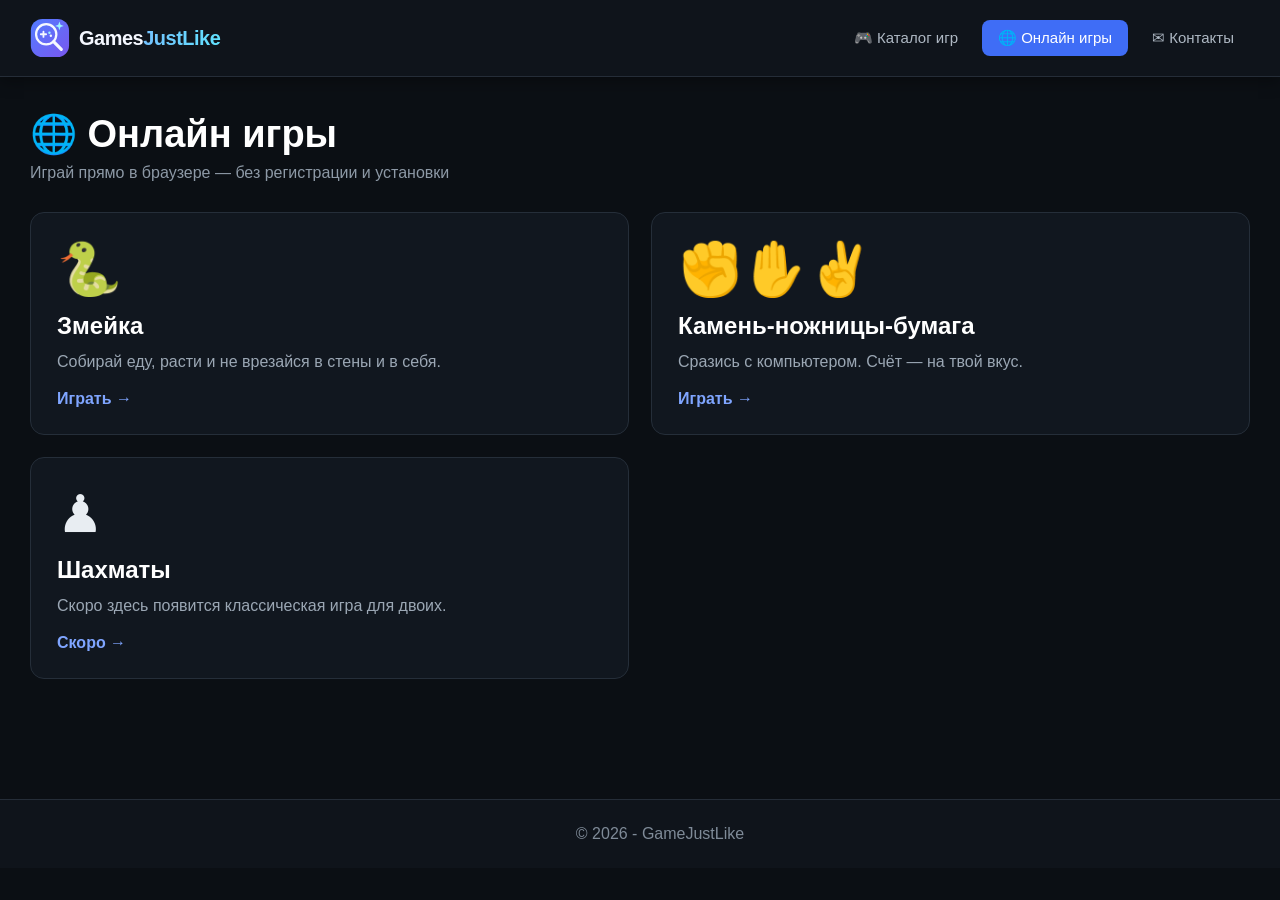
<file: games.html>
<!DOCTYPE html>
<html lang="ru">
<head>
    <meta charset="utf-8" />
    <meta name="viewport" content="width=device-width, initial-scale=1.0" />
    <title>Онлайн игры — GameJustLike</title>
    <link rel="icon" type="image/svg+xml" href="images/gamesjustlike-icon.svg" />
    <link rel="stylesheet" href="style.css" />
</head>
<body>
    <header>
        <nav class="site-navbar">
            <div class="site-navbar-inner">
                <a class="site-logo" href="index.html" aria-label="GameJustLike — на главную">
                    <img src="images/gamesjustlike-logo.svg" alt="GameJustLike" width="216" height="40" />
                </a>
              <div class="site-nav">
    <a href="index.html" class="site-nav-link">🎮 Каталог игр</a>
    <a href="games.html" class="site-nav-link active">🌐 Онлайн игры</a>
    <a href="contacts.php" class="site-nav-link">✉ Контакты</a>
</div>
            </div>
        </nav>
    </header>

    <main>
        <div class="catalog-page">
            <div class="catalog-header">
                <h1>🌐 Онлайн игры</h1>
                <p>Играй прямо в браузере — без регистрации и установки</p>
            </div>

            <div class="arcade-grid">
                <a href="snake.html" class="arcade-card">
                    <div class="arcade-icon">🐍</div>
                    <h2>Змейка</h2>
                    <p>Собирай еду, расти и не врезайся в стены и в себя.</p>
                    <span class="arcade-play">Играть →</span>
                </a>

                <a href="rps.html" class="arcade-card">
                    <div class="arcade-icon">✊✋✌</div>
                    <h2>Камень-ножницы-бумага</h2>
                    <p>Сразись с компьютером. Счёт — на твой вкус.</p>
                    <span class="arcade-play">Играть →</span>
                </a>
                <a href="#" class="arcade-card">
                    <div class="arcade-icon">♟</div>
                    <h2>Шахматы</h2>
                    <p>Скоро здесь появится классическая игра для двоих.</p>
                    <span class="arcade-play">Скоро →</span>
                </a>
            </div>
        </div>
    </main>

    <footer class="site-footer">
        <div>© 2026 - GameJustLike</div>
    </footer>
</body>
</html>
</file>
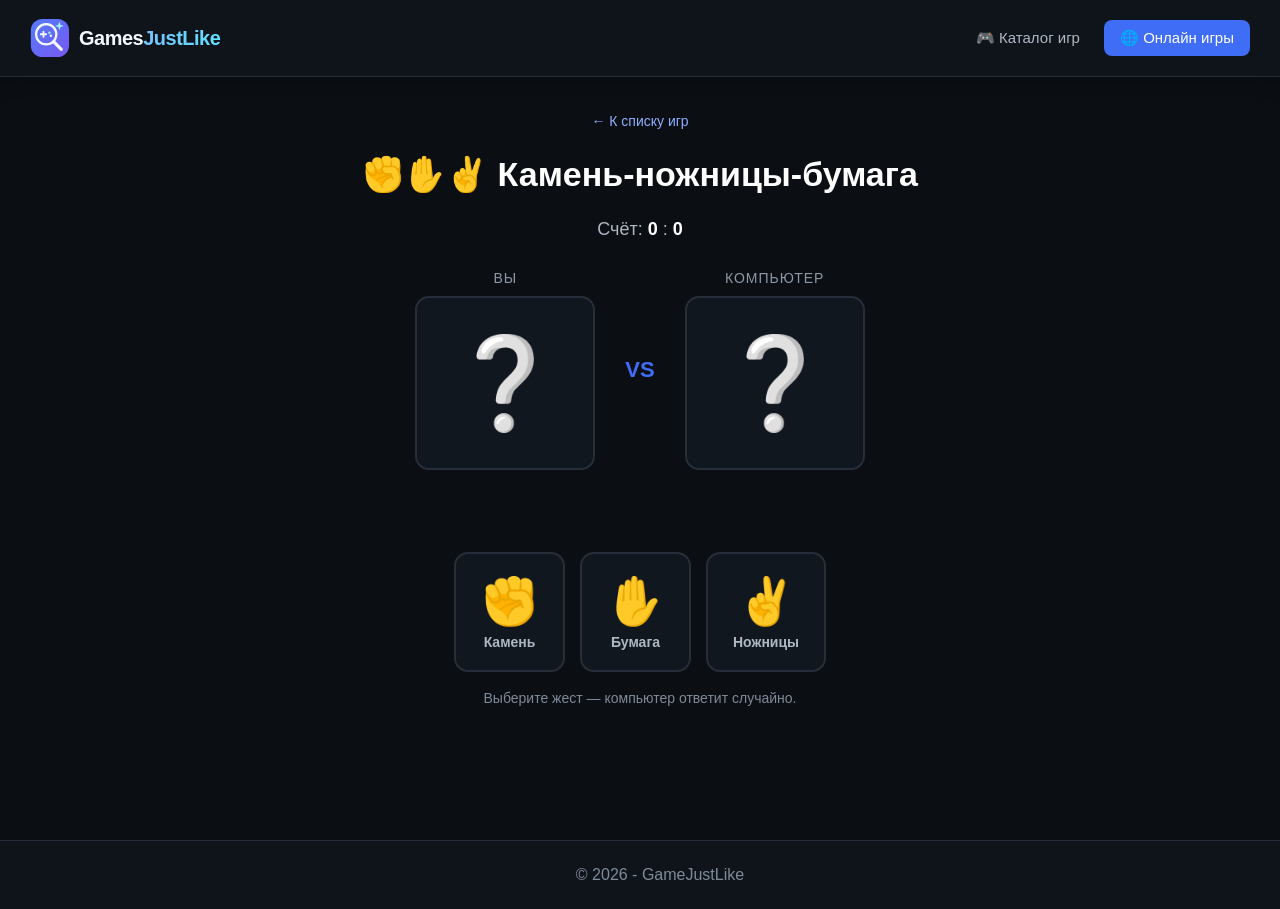
<file: rps.html>
<!DOCTYPE html>
<html lang="ru">
<head>
    <meta charset="utf-8" />
    <meta name="viewport" content="width=device-width, initial-scale=1.0" />
    <title>Камень-ножницы-бумага — GameJustLike</title>
    <link rel="icon" type="image/svg+xml" href="images/gamesjustlike-icon.svg" />
    <link rel="stylesheet" href="style.css" />
</head>
<body>
    <header>
        <nav class="site-navbar">
            <div class="site-navbar-inner">
                <a class="site-logo" href="index.html" aria-label="GameJustLike — на главную">
                    <img src="images/gamesjustlike-logo.svg" alt="GameJustLike" width="216" height="40" />
                </a>
                <div class="site-nav">
                    <a href="index.html" class="site-nav-link">🎮 Каталог игр</a>
                    <a href="games.html" class="site-nav-link active">🌐 Онлайн игры</a>
                </div>
            </div>
        </nav>
    </header>

    <main>
        <div class="game-page">
            <a href="games.html" class="game-back">← К списку игр</a>
            <h1 class="arcade-title">✊✋✌ Камень-ножницы-бумага</h1>
            <div class="arcade-status">
                Счёт: <strong id="rpsPlayerScore">0</strong> : <strong id="rpsComputerScore">0</strong>
            </div>
            <div class="rps-arena">
                <div class="rps-side">
                    <div class="rps-label">Вы</div>
                    <div class="rps-pick" id="rpsPlayerPick">❔</div>
                </div>
                <div class="rps-vs">VS</div>
                <div class="rps-side">
                    <div class="rps-label">Компьютер</div>
                    <div class="rps-pick" id="rpsComputerPick">❔</div>
                </div>
            </div>
            <div class="rps-result" id="rpsResult"></div>
            <div class="rps-buttons">
                <button class="rps-btn" data-choice="rock">✊<span>Камень</span></button>
                <button class="rps-btn" data-choice="paper">✋<span>Бумага</span></button>
                <button class="rps-btn" data-choice="scissors">✌<span>Ножницы</span></button>
            </div>
            <p class="arcade-hint">Выберите жест — компьютер ответит случайно.</p>
        </div>
    </main>

    <footer class="site-footer">
        <div>© 2026 - GameJustLike</div>
    </footer>

    <script>
        (function () {
            var ICONS = { rock: '✊', paper: '✋', scissors: '✌' };
            var NAMES = { rock: 'Камень', paper: 'Бумага', scissors: 'Ножницы' };

            var playerScore = 0, computerScore = 0;
            var playerPickEl = document.getElementById('rpsPlayerPick');
            var computerPickEl = document.getElementById('rpsComputerPick');
            var resultEl = document.getElementById('rpsResult');
            var playerScoreEl = document.getElementById('rpsPlayerScore');
            var computerScoreEl = document.getElementById('rpsComputerScore');

            function randomChoice() {
                var keys = Object.keys(ICONS);
                return keys[Math.floor(Math.random() * keys.length)];
            }

            function play(playerChoice) {
                var computerChoice = randomChoice();
                playerPickEl.textContent = ICONS[playerChoice];
                computerPickEl.textContent = ICONS[computerChoice];
                resultEl.className = 'rps-result';

                if (playerChoice === computerChoice) {
                    resultEl.textContent = 'Ничья!';
                    resultEl.classList.add('draw');
                } else if (
                    (playerChoice === 'rock' && computerChoice === 'scissors') ||
                    (playerChoice === 'paper' && computerChoice === 'rock') ||
                    (playerChoice === 'scissors' && computerChoice === 'paper')
                ) {
                    playerScore++;
                    resultEl.textContent = 'Вы победили! ' + NAMES[playerChoice] + ' побеждает ' + NAMES[computerChoice];
                    resultEl.classList.add('win');
                } else {
                    computerScore++;
                    resultEl.textContent = 'Вы проиграли. ' + NAMES[computerChoice] + ' побеждает ' + NAMES[playerChoice];
                    resultEl.classList.add('lose');
                }

                playerScoreEl.textContent = playerScore;
                computerScoreEl.textContent = computerScore;
            }

            document.querySelectorAll('.rps-btn').forEach(function (btn) {
                btn.addEventListener('click', function () {
                    play(btn.dataset.choice);
                });
            });
        })();
    </script>
</body>
</html>
</file>
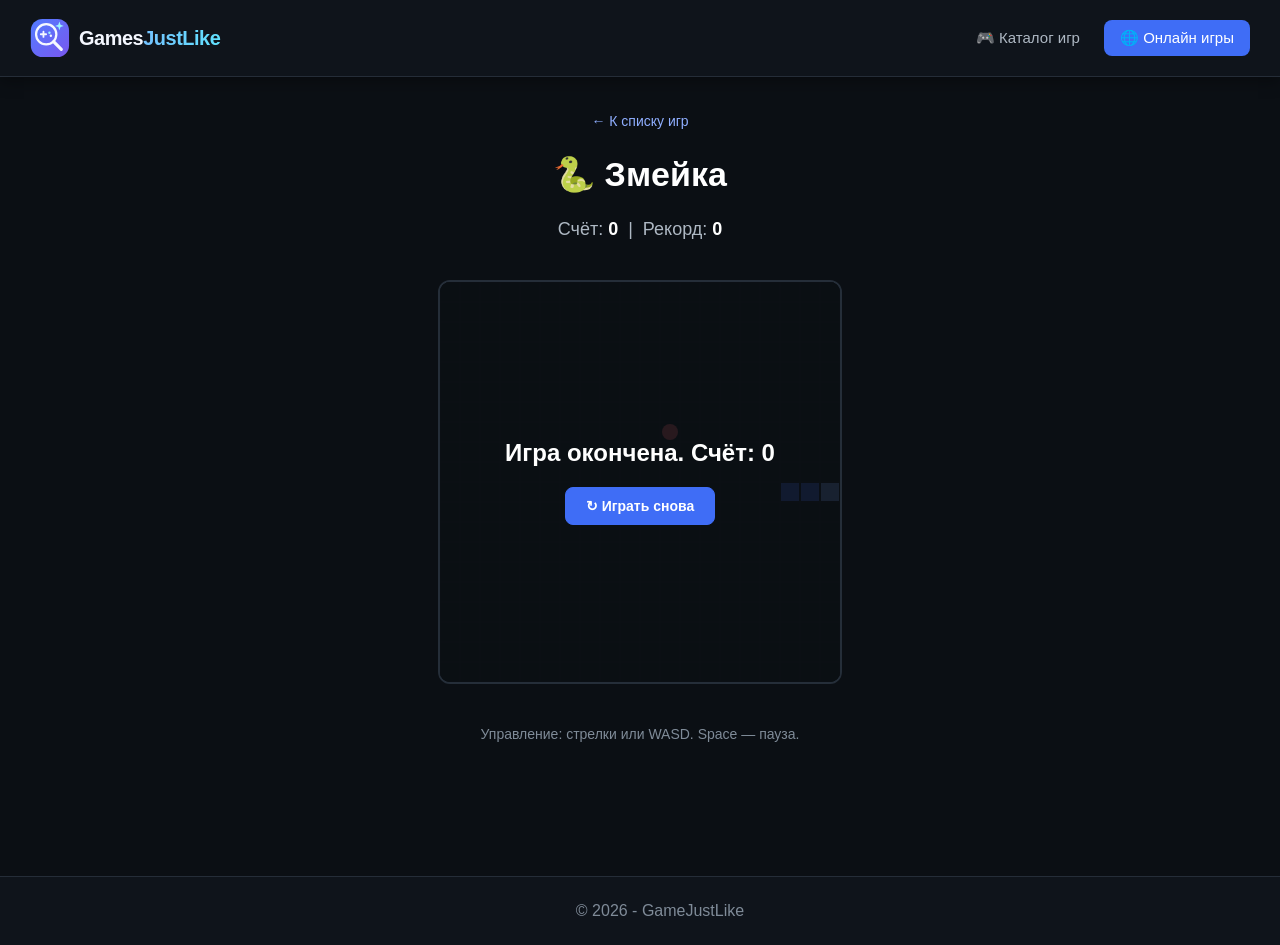
<file: snake.html>
<!DOCTYPE html>
<html lang="ru">
<head>
    <meta charset="utf-8" />
    <meta name="viewport" content="width=device-width, initial-scale=1.0" />
    <title>Змейка — GameJustLike</title>
    <link rel="icon" type="image/svg+xml" href="images/gamesjustlike-icon.svg" />
    <link rel="stylesheet" href="style.css" />
</head>
<body>
    <header>
        <nav class="site-navbar">
            <div class="site-navbar-inner">
                <a class="site-logo" href="index.html" aria-label="GameJustLike — на главную">
                    <img src="images/gamesjustlike-logo.svg" alt="GameJustLike" width="216" height="40" />
                </a>
                <div class="site-nav">
                    <a href="index.html" class="site-nav-link">🎮 Каталог игр</a>
                    <a href="games.html" class="site-nav-link active">🌐 Онлайн игры</a>
                </div>
            </div>
        </nav>
    </header>

    <main>
        <div class="game-page">
            <a href="games.html" class="game-back">← К списку игр</a>
            <h1 class="arcade-title">🐍 Змейка</h1>
            <div class="arcade-status">
                Счёт: <strong id="snakeScore">0</strong> &nbsp;|&nbsp;
                Рекорд: <strong id="snakeBest">0</strong>
            </div>
            <div class="snake-wrapper">
                <canvas id="snakeCanvas" width="400" height="400"></canvas>
                <div id="snakeOverlay" class="snake-overlay hidden">
                    <div>
                        <h2 id="snakeOverText">Игра окончена</h2>
                        <button id="snakeRestart" class="arcade-btn arcade-btn-primary">↻ Играть снова</button>
                    </div>
                </div>
            </div>
            <p class="arcade-hint">Управление: стрелки или WASD. Space — пауза.</p>
        </div>
    </main>

    <footer class="site-footer">
        <div>© 2026 - GameJustLike</div>
    </footer>

    <script src="js/games/snake.js"></script>
</body>
</html>
</file>
<file: style.css>
html { font-size: 14px; }
@media (min-width: 768px) { html { font-size: 16px; } }
html { position: relative; min-height: 100%; }

body {
    margin: 0; padding: 0;
    background: #0b0f14; color: #e8edf2;
    font-family: Arial, Helvetica, sans-serif;
}

/* ===== NAVBAR ===== */
.site-navbar {
    width: 100%; background: #0f141b;
    border-bottom: 1px solid #252d38;
    box-shadow: 0 4px 15px rgba(0, 0, 0, 0.35);
}
.site-navbar-inner {
    max-width: 1500px; margin: 0 auto;
    padding: 18px 30px;
    display: flex; align-items: center;
    justify-content: space-between; gap: 25px;
}
.site-logo {
    display: inline-flex; flex: 0 0 auto;
    width: 216px; height: 40px;
    align-items: center;
    text-decoration: none !important;
    transition: filter 0.18s ease;
}
.site-logo img { display: block; width: 216px; height: 40px; }
.site-logo:hover { filter: brightness(1.12); }
.site-nav { display: flex; align-items: center; gap: 8px; }
.site-nav-link {
    display: inline-block; padding: 9px 16px;
    border-radius: 8px; color: #aeb8c3;
    text-decoration: none; font-size: 15px; font-weight: 500;
    transition: background 0.2s ease, color 0.2s ease;
}
.site-nav-link:hover { background: #1a222d; color: #ffffff; }
.site-nav-link.active { background: #3f6df6; color: #ffffff; }
.site-nav-link.active:hover { background: #315bd8; }

/* ===== FOOTER ===== */
.site-footer {
    width: 100%; margin-top: 60px; padding: 25px 20px;
    text-align: center; color: #7f8b98;
    background: #0f141b; border-top: 1px solid #252d38;
}

/* ===== CATALOG ===== */
.catalog-page { max-width: 1500px; margin: 0 auto; padding: 35px 30px 60px; }
.catalog-header { margin-bottom: 30px; }
.catalog-header h1 { margin: 0 0 8px; font-size: 38px; font-weight: 700; color: #ffffff; }
.catalog-header p { margin: 0 0 25px; color: #8d99a6; font-size: 16px; }

.search-form { display: flex; width: 100%; gap: 10px; }
.search-form input {
    flex: 1; min-width: 0; height: 50px; padding: 0 18px;
    border: 1px solid #303a47; border-radius: 8px;
    background: #151b23; color: #ffffff; font-size: 16px; outline: none;
}
.search-form input:focus { border-color: #5c8cff; }
.search-form input::placeholder { color: #6e7986; }
.search-form button {
    height: 50px; padding: 0 28px;
    border: 0; border-radius: 8px;
    background: #3f6df6; color: white;
    font-size: 15px; font-weight: 600; cursor: pointer;
}
.search-form button:hover { background: #315bd8; }

.catalog-layout {
    display: grid;
    grid-template-columns: minmax(0, 1fr) 310px;
    gap: 30px; align-items: start;
}
.games-area { min-width: 0; }

.games-toolbar {
    display: flex; align-items: center;
    justify-content: space-between; gap: 20px;
    margin-bottom: 22px; padding: 15px 18px;
    background: #11171f; border: 1px solid #252e39; border-radius: 10px;
}
.games-toolbar > span { color: #8d99a6; }
.games-toolbar strong { color: #ffffff; }

.sort-buttons { display: flex; align-items: center; flex-wrap: wrap; gap: 8px; }
.sort-buttons > span { color: #7f8b98; margin-right: 5px; }
.sort-buttons a {
    display: inline-block; padding: 7px 11px;
    border-radius: 6px; background: #1a222d;
    color: #cdd5de; text-decoration: none; font-size: 13px;
    cursor: pointer;
}
.sort-buttons a:hover { background: #263346; color: #ffffff; }

.games {
    display: grid;
    grid-template-columns: repeat(3, minmax(0, 1fr));
    gap: 20px;
}

.game-link { display: block; color: inherit; text-decoration: none; }

.game-card {
    overflow: hidden; height: 100%;
    background: #11171f; border: 1px solid #252e39;
    border-radius: 10px;
    transition: transform 0.2s ease, border-color 0.2s ease, box-shadow 0.2s ease;
}
.game-card:hover {
    transform: translateY(-4px);
    border-color: #3f6df6;
    box-shadow: 0 10px 30px rgba(0, 0, 0, 0.35);
}
.game-card-image {
    display: flex; align-items: center; justify-content: center;
    width: 100%; aspect-ratio: 460 / 215;
    background: linear-gradient(135deg, #1a2233, #2a3547);
    font-size: 64px;
    object-fit: cover;
}
.game-card-content { padding: 16px; }
.game-card-content h2 { margin: 0 0 9px; color: #ffffff; font-size: 20px; }
.game-card-content p { margin: 7px 0; color: #9ba7b4; font-size: 14px; }
.game-card-content .game-genre { color: #7f8b98; }
.game-card-content .game-rating { color: #ffd166; }
.game-price { margin-top: 15px; color: #7fa5ff; font-size: 15px; }

/* ===== FILTERS ===== */
.filters-sidebar { position: sticky; top: 20px; }
.filters-form {
    padding: 18px; background: #11171f;
    border: 1px solid #252e39; border-radius: 10px;
}
.filters-form details { border-bottom: 1px solid #252e39; }
.filters-form details:last-of-type { border-bottom: none; }
.filters-form summary {
    padding: 15px 2px; color: #ffffff;
    font-size: 15px; font-weight: 600; cursor: pointer; list-style: none;
}
.filters-form summary::after { content: "＋"; float: right; color: #738091; }
.filters-form details[open] summary::after { content: "−"; }
.filter-options { padding: 0 0 13px; }
.filter-option {
    display: flex; align-items: center; gap: 9px;
    padding: 6px 0; color: #aeb8c3; font-size: 14px; cursor: pointer;
}
.filter-option:hover { color: #ffffff; }
.filter-option input { width: 16px; height: 16px; accent-color: #3f6df6; cursor: pointer; }
.apply-filters-button {
    width: 100%; margin-top: 18px; padding: 12px;
    border: none; border-radius: 7px;
    background: #3f6df6; color: #ffffff;
    font-size: 14px; font-weight: 600; cursor: pointer;
}
.apply-filters-button:hover { background: #315bd8; }
.reset-filters-button {
    display: block; margin-top: 10px; padding: 11px;
    border: 1px solid #303a47; border-radius: 7px;
    color: #aeb8c3; text-align: center;
    text-decoration: none; font-size: 14px;
}
.reset-filters-button:hover { background: #1a222d; color: #ffffff; }

/* ===== EMPTY STATE ===== */
.no-games {
    padding: 60px 20px; text-align: center;
    background: #11171f; border: 1px solid #252e39; border-radius: 10px;
}
.no-games h2 { margin-bottom: 10px; color: #ffffff; }
.no-games p { color: #7f8b98; }
.no-games.hidden { display: none; }

/* ===== ARCADE ===== */
.arcade-grid { display: grid; grid-template-columns: repeat(2, minmax(0, 1fr)); gap: 22px; }
.arcade-card {
    display: block; padding: 26px;
    background: #11171f; border: 1px solid #252e39; border-radius: 14px;
    color: inherit; text-decoration: none;
    transition: transform 0.2s ease, border-color 0.2s ease, box-shadow 0.2s ease;
}
.arcade-card:hover {
    transform: translateY(-5px);
    border-color: #3f6df6;
    box-shadow: 0 12px 35px rgba(0, 0, 0, 0.4);
}
.arcade-icon { font-size: 52px; margin-bottom: 12px; }
.arcade-card h2 { margin: 0 0 10px; color: #ffffff; font-size: 24px; }
.arcade-card p { margin: 0 0 16px; color: #9ba7b4; line-height: 1.5; }
.arcade-play { color: #7fa5ff; font-weight: 600; }

/* ===== GAME PAGES ===== */
.game-page { max-width: 720px; margin: 0 auto; padding: 35px 30px 60px; text-align: center; }
.arcade-title { margin: 10px 0 25px; color: #ffffff; font-size: 34px; }
.game-back {
    display: inline-block; margin-bottom: 15px;
    color: #8faeff; text-decoration: none; font-size: 14px;
}
.game-back:hover { color: #ffffff; }
.arcade-controls { display: flex; justify-content: center; flex-wrap: wrap; gap: 10px; margin-bottom: 20px; }
.arcade-btn {
    padding: 10px 20px;
    border: 1px solid #303a47; border-radius: 8px;
    background: #1a222d; color: #cdd5de;
    font-size: 14px; font-weight: 600; cursor: pointer;
    transition: all 0.15s ease; font-family: inherit;
}
.arcade-btn:hover { background: #263346; color: #ffffff; border-color: #3f6df6; }
.arcade-btn.active { background: #3f6df6; color: #ffffff; border-color: #3f6df6; }
.arcade-btn-primary { background: #3f6df6; color: #ffffff; border-color: #3f6df6; }
.arcade-btn-primary:hover { background: #315bd8; }
.arcade-status { margin: 20px 0; font-size: 18px; color: #aeb8c3; }
.arcade-status strong { color: #ffffff; }
.arcade-hint { margin-top: 18px; color: #7f8b98; font-size: 14px; }

/* ===== SNAKE ===== */
.snake-wrapper {
    position: relative; display: inline-block;
    margin: 20px 0;
    border: 2px solid #252e39; border-radius: 12px; overflow: hidden;
}
#snakeCanvas { display: block; background: #0b0f14; max-width: 100%; height: auto; }
.snake-overlay {
    position: absolute; inset: 0;
    display: flex; align-items: center; justify-content: center;
    background: rgba(11, 15, 20, 0.88);
    color: #ffffff; text-align: center; padding: 20px;
}
.snake-overlay.hidden { display: none; }
.snake-overlay h2 { margin: 0 0 20px; }

/* ===== RPS ===== */
.rps-arena { display: flex; align-items: center; justify-content: center; gap: 30px; margin: 30px 0; }
.rps-side { flex: 1; max-width: 180px; }
.rps-label { color: #8d99a6; font-size: 14px; margin-bottom: 10px; text-transform: uppercase; letter-spacing: 1px; }
.rps-pick {
    font-size: 90px; line-height: 1; padding: 20px;
    background: #11171f; border: 2px solid #252e39; border-radius: 14px;
    min-height: 130px;
    display: flex; align-items: center; justify-content: center;
}
.rps-vs { color: #3f6df6; font-size: 22px; font-weight: 700; }
.rps-result { margin: 20px 0; font-size: 22px; font-weight: 600; color: #aeb8c3; min-height: 32px; }
.rps-result.win { color: #4caf50; }
.rps-result.lose { color: #ff5757; }
.rps-result.draw { color: #ffd166; }
.rps-buttons { display: flex; justify-content: center; gap: 15px; flex-wrap: wrap; }
.rps-btn {
    display: flex; flex-direction: column; align-items: center; gap: 6px;
    padding: 20px 25px;
    border: 2px solid #252e39; border-radius: 14px;
    background: #11171f; color: #ffffff; font-size: 46px;
    cursor: pointer; transition: all 0.15s ease; font-family: inherit;
}
.rps-btn span { font-size: 14px; color: #aeb8c3; font-weight: 600; }
.rps-btn:hover { border-color: #3f6df6; transform: translateY(-3px); }
.rps-btn:hover span { color: #ffffff; }

/* ===== COMPARE ===== */
.game-card-wrapper { position: relative; }
.compare-add-btn {
    position: absolute; top: 10px; right: 10px;
    width: 38px; height: 38px; border-radius: 50%;
    border: 2px solid #303a47;
    background: rgba(17, 23, 31, 0.9); color: #aeb8c3;
    font-size: 18px; cursor: pointer; transition: all 0.15s;
    display: flex; align-items: center; justify-content: center; z-index: 10;
}
.compare-add-btn:hover { background: #3f6df6; border-color: #3f6df6; color: #fff; }
.compare-add-btn.added { background: #3f6df6; border-color: #3f6df6; color: #fff; }
.compare-panel {
    display: flex; align-items: center; gap: 15px; flex-wrap: wrap;
    margin-bottom: 20px; padding: 12px 18px;
    background: #12233f; border: 1px solid #3f6df6; border-radius: 10px;
    color: #cdd5de;
}
.compare-panel.hidden { display: none; }
.compare-panel strong { color: #fff; }

/* ===== SEARCH HISTORY ===== */
.search-input-wrap { position: relative; flex: 1; min-width: 0; }
.search-history-box {
    position: absolute; top: calc(100% + 6px); left: 0; right: 0;
    background: #11171f; border: 1px solid #303a47; border-radius: 8px;
    padding: 8px; z-index: 100;
    box-shadow: 0 8px 24px rgba(0,0,0,0.5);
}
.search-history-box.hidden { display: none; }
.history-title {
    padding: 4px 8px; color: #7f8b98; font-size: 12px;
    text-transform: uppercase; letter-spacing: 0.5px;
}
.history-item {
    padding: 8px 10px; border-radius: 6px;
    color: #cdd5de; cursor: pointer; font-size: 14px;
}
.history-item:hover { background: #1a222d; color: #fff; }
.history-clear {
    padding: 8px 10px; margin-top: 4px;
    border-top: 1px solid #252e39;
    color: #ff7fa5; cursor: pointer; font-size: 13px; text-align: center;
}

/* ===== ADAPTIVE ===== */
@media (max-width: 1200px) {
    .games { grid-template-columns: repeat(2, minmax(0, 1fr)); }
}
@media (max-width: 900px) {
    .catalog-layout { grid-template-columns: 1fr; }
    .filters-sidebar { position: static; }
}
@media (max-width: 800px) {
    .arcade-grid { grid-template-columns: 1fr; }
}
@media (max-width: 650px) {
    .catalog-page, .game-page { padding-left: 15px; padding-right: 15px; }
    .catalog-header h1 { font-size: 28px; }
    .search-form { flex-direction: column; }
    .search-form button { width: 100%; }
    .games-toolbar { flex-direction: column; align-items: flex-start; }
    .games { grid-template-columns: 1fr; }
    .arcade-grid { grid-template-columns: 1fr; }
    .rps-pick { font-size: 60px; min-height: 100px; }
    .rps-btn { font-size: 36px; padding: 14px 18px; }
    .site-navbar-inner { padding: 14px 15px; flex-wrap: wrap; }
    .site-logo, .site-logo img { width: 198px; height: 36px; }
    .site-nav-link { padding: 7px 12px; font-size: 14px; }
    .arcade-title { font-size: 28px; }
}
/* Персональные рекомендации */
.recommendations-section {
    margin: 30px 0;
    padding: 20px;
    border-radius: 14px;
    background: rgba(255, 255, 255, 0.04);
}

.recommendations-heading h2 {
    margin-bottom: 8px;
}

.recommendations-heading p {
    opacity: 0.75;
    margin-bottom: 20px;
}

.recommendations-grid .game-card-image img {
    width: 100%;
    height: 100%;
    object-fit: cover;
}

.recommendations-error {
    color: #ff7777;
}


/* LOGIN PAGE */
.login-container {
    max-width: 420px;
    margin: 80px auto;
    padding: 35px 30px;
    background: #11171f;
    border: 1px solid #252e39;
    border-radius: 14px;
    box-shadow: 0 10px 30px rgba(0, 0, 0, 0.4);
}

.login-container h1 {
    margin: 0 0 25px;
    color: #ffffff;
    font-size: 28px;
    text-align: center;
}

.login-container form {
    display: flex;
    flex-direction: column;
    gap: 14px;
}

.login-container input[type="text"],
.login-container input[type="password"] {
    height: 50px;
    padding: 0 16px;
    border: 1px solid #303a47;
    border-radius: 8px;
    background: #151b23;
    color: #ffffff;
    font-size: 15px;
    outline: none;
    font-family: inherit;
    box-sizing: border-box;
    width: 100%;
}

.login-container input:focus {
    border-color: #5c8cff;
}

.login-container input::placeholder {
    color: #6e7986;
}

.login-container button {
    height: 50px;
    border: 0;
    border-radius: 8px;
    background: #3f6df6;
    color: #ffffff;
    font-size: 16px;
    font-weight: 600;
    cursor: pointer;
    transition: background 0.2s ease;
    font-family: inherit;
}

.login-container button:hover {
    background: #315bd8;
}

.login-container p {
    text-align: center;
    margin: 0 0 15px;
}

/* ===== USER IN NAVBAR ===== */
.site-user {
    display: inline-block;
    padding: 9px 14px;
    color: #cdd5de;
    font-size: 14px;
    font-weight: 500;
    background: #1a222d;
    border-radius: 8px;
}

.site-logout-link {
    display: inline-block;
    padding: 9px 16px;
    border-radius: 8px;
    background: #3f6df6;
    color: #ffffff;
    text-decoration: none;
    font-size: 14px;
    font-weight: 600;
    transition: background 0.2s ease;
}

.site-logout-link:hover {
    background: #315bd8;
}

/* ===== RECOMMENDATION IMAGES + DIAG ===== */
.game-card-image img {
    width: 100%;
    height: 100%;
    object-fit: cover;
    display: block;
}

.rec-diag {
    margin-top: 12px;
    padding: 10px;
    background: #0b0f14;
    border: 1px dashed #3f6df6;
    border-radius: 6px;
    font-size: 12px;
    color: #aeb8c3;
    font-family: Consolas, monospace;
    line-height: 1.6;
}
.rec-diag b {
    color: #7fa5ff;
}

/* ===== GAME ACTION BUTTONS ===== */
.game-actions {
    display: flex;
    gap: 6px;
    margin-top: 12px;
    flex-wrap: wrap;
}

.game-action-btn {
    flex: 1;
    min-width: 72px;
    padding: 8px 8px;
    border: 1px solid #303a47;
    border-radius: 6px;
    background: #1a222d;
    color: #cdd5de;
    font-size: 12px;
    font-weight: 600;
    cursor: pointer;
    font-family: inherit;
    transition: all 0.15s ease;
}

.game-action-btn:hover {
    background: #263346;
    color: #ffffff;
    border-color: #3f6df6;
}

.game-action-btn.success {
    background: #2a6d3a;
    border-color: #2a6d3a;
    color: #ffffff;
}
</file>
